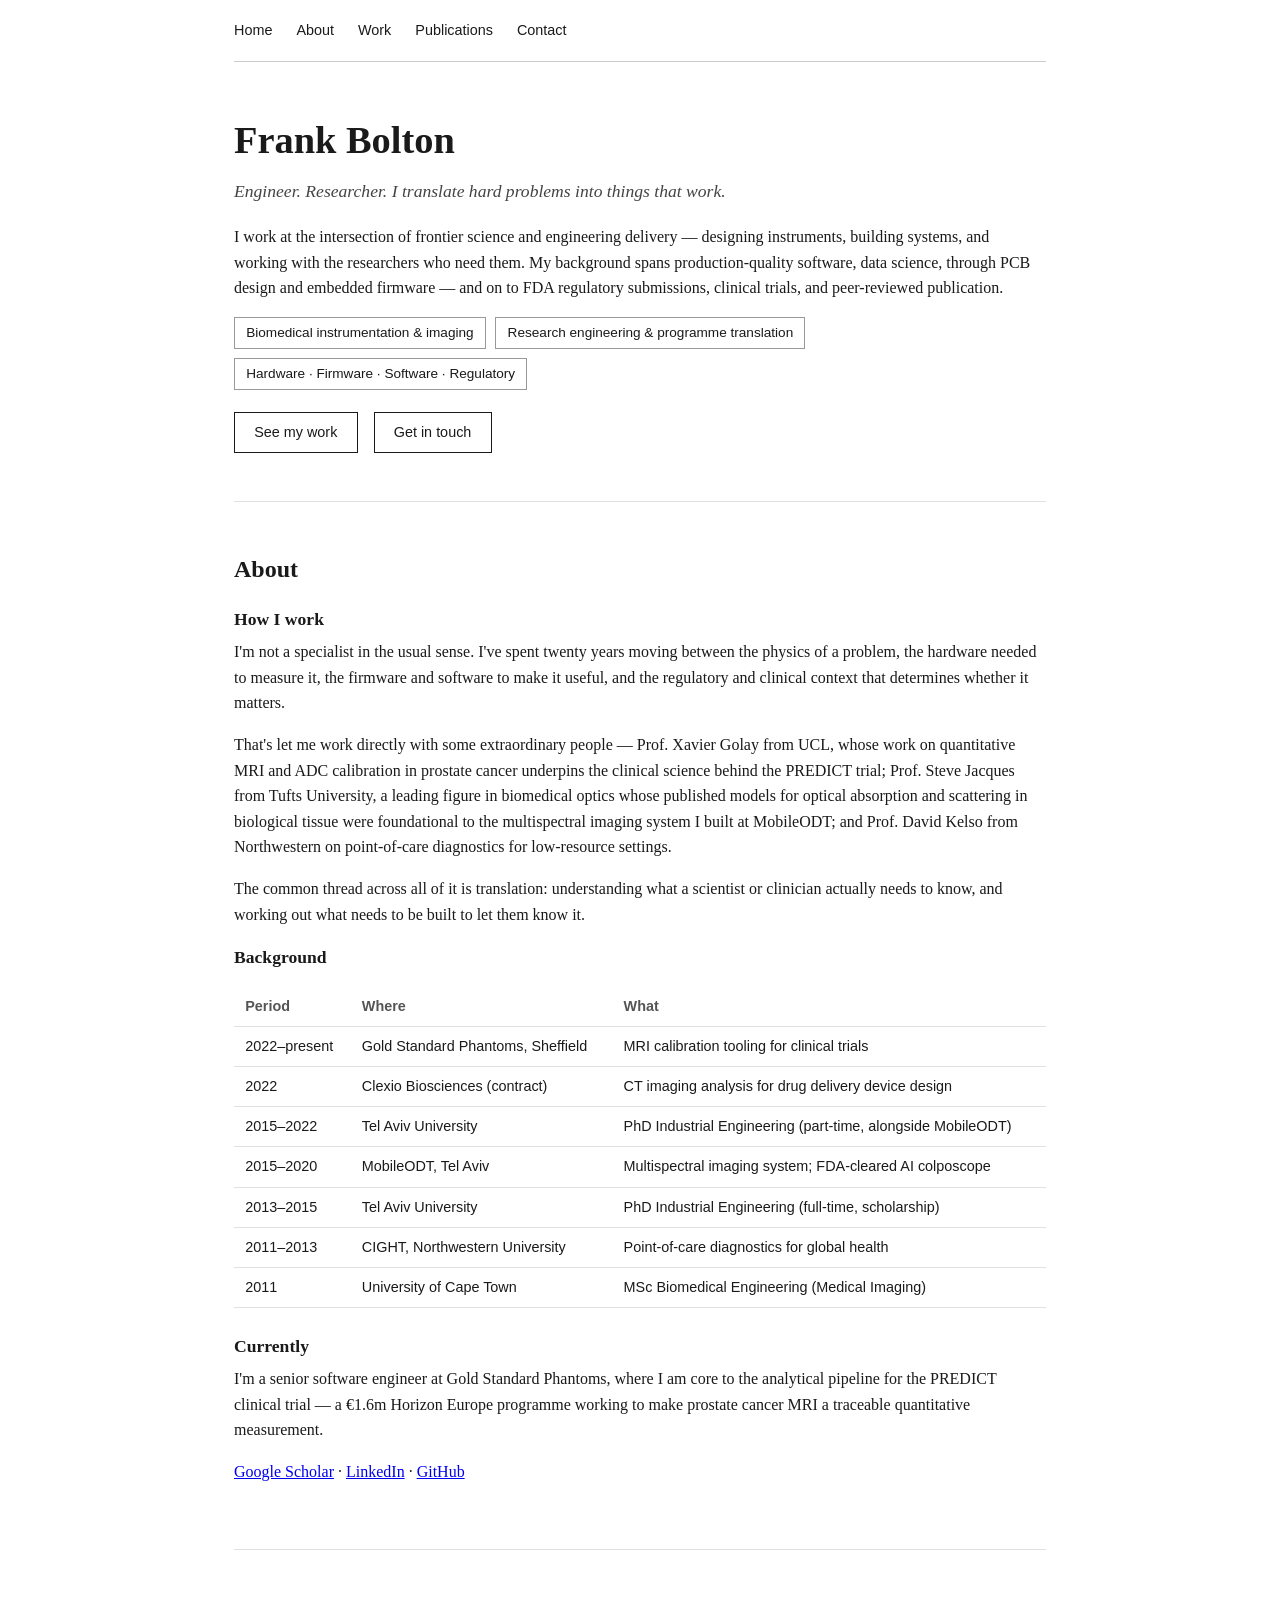
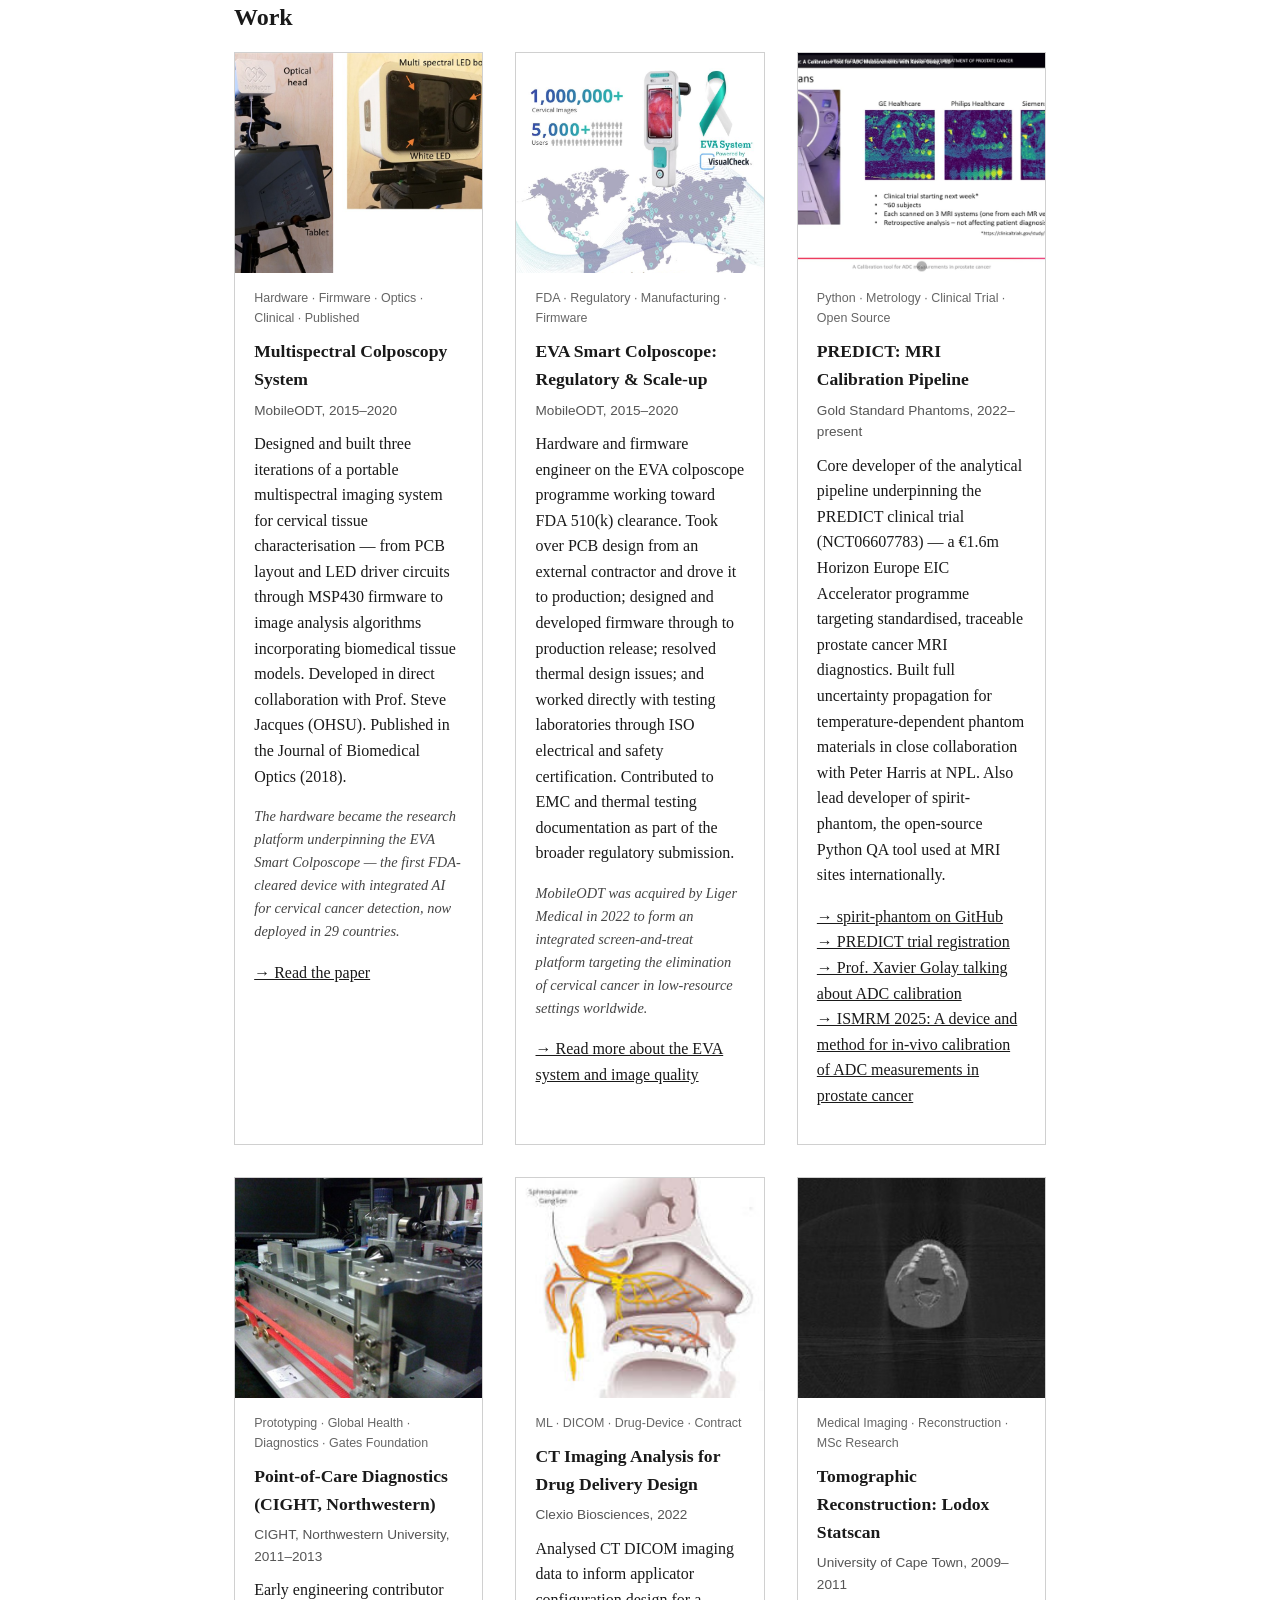
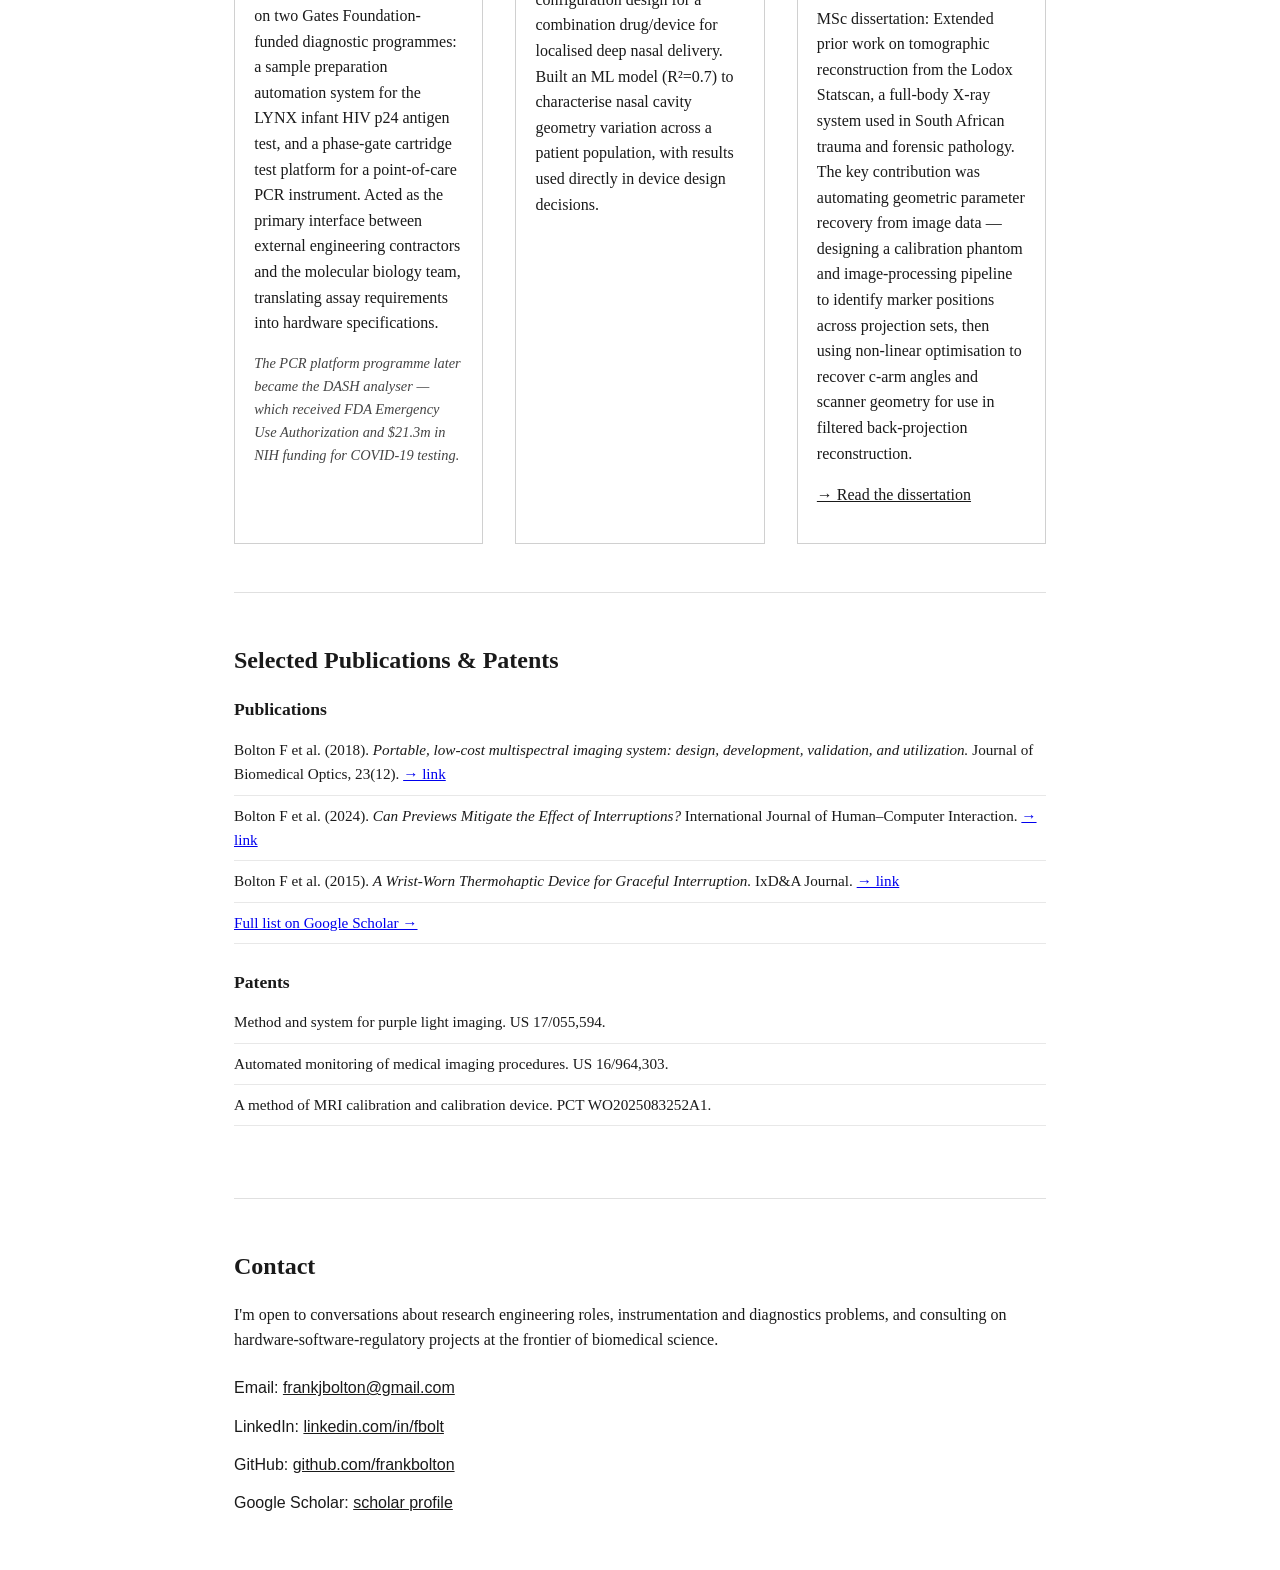
<file: index.html>
<!DOCTYPE html>
<html lang="en">
<head>
  <meta charset="UTF-8" />
  <meta name="viewport" content="width=device-width, initial-scale=1.0" />
  <title>Frank Bolton</title>
  <link rel="stylesheet" href="style.css" />
</head>
<body>

<nav>
  <a href="#hero">Home</a>
  <a href="#about">About</a>
  <a href="#work">Work</a>
  <a href="#publications">Publications</a>
  <a href="#contact">Contact</a>
</nav>

<!-- ─────────────────────────────────────────── HERO -->
<section id="hero">
  <h1>Frank Bolton</h1>
  <p class="subhead">Engineer. Researcher. I translate hard problems into things that work.</p>
  <p>
    I work at the intersection of frontier science and engineering delivery —
    designing instruments, building systems, and working with the researchers
    who need them. My background spans production-quality software, data science,
    through PCB design and embedded firmware — and on to FDA regulatory
    submissions, clinical trials, and peer-reviewed publication.
  </p>
  <ul class="anchors">
    <li>Biomedical instrumentation &amp; imaging</li>
    <li>Research engineering &amp; programme translation</li>
    <li>Hardware · Firmware · Software · Regulatory</li>
  </ul>
  <div class="cta-group">
    <a class="cta" href="#work">See my work</a>
    <a class="cta" href="#contact">Get in touch</a>
  </div>
</section>

<!-- ─────────────────────────────────────────── ABOUT -->
<section id="about">
  <h2>About</h2>

  <h3>How I work</h3>
  <p>
    I'm not a specialist in the usual sense. I've spent twenty years moving between
    the physics of a problem, the hardware needed to measure it, the firmware and
    software to make it useful, and the regulatory and clinical context that determines
    whether it matters.
  </p>
  <p>
    That's let me work directly with some extraordinary people — Prof. Xavier Golay from UCL,
    whose work on quantitative MRI and ADC calibration in prostate cancer underpins
    the clinical science behind the PREDICT trial; Prof. Steve Jacques
    from Tufts University, a leading figure in biomedical optics whose published models
    for optical absorption and scattering in biological tissue were foundational to the
    multispectral imaging system I built at MobileODT; and Prof. David Kelso from Northwestern on
    point-of-care diagnostics for low-resource settings.
  </p>
  <p>
    The common thread across all of it is translation: understanding what a scientist
    or clinician actually needs to know, and working out what needs to be built to
    let them know it.
  </p>

  <h3>Background</h3>
  <table class="timeline">
    <thead>
      <tr><th>Period</th><th>Where</th><th>What</th></tr>
    </thead>
    <tbody>
      <tr><td>2022–present</td><td>Gold Standard Phantoms, Sheffield</td><td>MRI calibration tooling for clinical trials</td></tr>
      <tr><td>2022</td><td>Clexio Biosciences (contract)</td><td>CT imaging analysis for drug delivery device design</td></tr>
      <tr><td>2015–2022</td><td>Tel Aviv University</td><td>PhD Industrial Engineering (part-time, alongside MobileODT)</td></tr>
      <tr><td>2015–2020</td><td>MobileODT, Tel Aviv</td><td>Multispectral imaging system; FDA-cleared AI colposcope</td></tr>
      <tr><td>2013–2015</td><td>Tel Aviv University</td><td>PhD Industrial Engineering (full-time, scholarship)</td></tr>
      <tr><td>2011–2013</td><td>CIGHT, Northwestern University</td><td>Point-of-care diagnostics for global health</td></tr>
      <tr><td>2011</td><td>University of Cape Town</td><td>MSc Biomedical Engineering (Medical Imaging)</td></tr>
    </tbody>
  </table>

  <h3 style="margin-top:1.5rem;">Currently</h3>
  <p>
    I'm a senior software engineer at Gold Standard Phantoms, where I am core to the
    analytical pipeline for the PREDICT clinical trial — a €1.6m Horizon Europe
    programme working to make prostate cancer MRI a traceable quantitative measurement.
  </p>

  <p>
    <a href="https://scholar.google.co.il/citations?user=Pf3V1Y4AAAAJ&hl=en">Google Scholar</a> ·
    <a href="https://www.linkedin.com/in/fbolt">LinkedIn</a> ·
    <a href="https://github.com/frankbolton">GitHub</a>
  </p>
</section>

<!-- ─────────────────────────────────────────── WORK -->
<section id="work">
  <h2>Work</h2>
  <div class="project-grid">

    <div class="card">
      <img src="assets/img/project-multispectral.jpg" alt="Multispectral colposcopy system" />
      <p class="tags">Hardware · Firmware · Optics · Clinical · Published</p>
      <h3>Multispectral Colposcopy System</h3>
      <p class="meta">MobileODT, 2015–2020</p>
      <p>
        Designed and built three iterations of a portable multispectral imaging system
        for cervical tissue characterisation — from PCB layout and LED driver circuits
        through MSP430 firmware to image analysis algorithms incorporating biomedical
        tissue models. Developed in direct collaboration with Prof. Steve Jacques (OHSU).
        Published in the Journal of Biomedical Optics (2018).
      </p>
      <p class="note">
        The hardware became the research platform underpinning the EVA Smart Colposcope —
        the first FDA-cleared device with integrated AI for cervical cancer detection,
        now deployed in 29 countries.
      </p>
      <p><a href="https://doi.org/10.1117/1.JBO.23.12.121612">→ Read the paper</a></p>
    </div>

    <div class="card">
      <img src="assets/img/project-eva-regulatory.jpg" alt="EVA Smart Colposcope" />
      <p class="tags">FDA · Regulatory · Manufacturing · Firmware</p>
      <h3>EVA Smart Colposcope: Regulatory &amp; Scale-up</h3>
      <p class="meta">MobileODT, 2015–2020</p>
      <p>
        Hardware and firmware engineer on the EVA colposcope programme working toward
        FDA 510(k) clearance. Took over PCB design from an external contractor and drove
        it to production; designed and developed firmware through to production release;
        resolved thermal design issues; and worked directly with testing laboratories
        through ISO electrical and safety certification. Contributed to EMC and thermal
        testing documentation as part of the broader regulatory submission.
      </p>
      <p class="note">MobileODT was acquired by Liger Medical in 2022 to form an integrated screen-and-treat platform targeting the elimination of cervical cancer in low-resource settings worldwide.</p>
      <p><a href="https://doi.org/10.1117/12.2512201">→ Read more about the EVA system and image quality</a></p>
    </div>

    <div class="card">
      <img src="assets/img/project-predict.jpg" alt="PREDICT MRI calibration pipeline" />
      <p class="tags">Python · Metrology · Clinical Trial · Open Source</p>
      <h3>PREDICT: MRI Calibration Pipeline</h3>
      <p class="meta">Gold Standard Phantoms, 2022–present</p>
      <p>
        Core developer of the analytical pipeline underpinning the PREDICT clinical
        trial (NCT06607783) — a €1.6m Horizon Europe EIC Accelerator programme
        targeting standardised, traceable prostate cancer MRI diagnostics. Built full
        uncertainty propagation for temperature-dependent phantom materials in close
        collaboration with Peter Harris at NPL. Also lead developer of spirit-phantom,
        the open-source Python QA tool used at MRI sites internationally.
      </p>
      <p>
        <a href="https://github.com/goldstandardphantoms/spirit-phantom">→ spirit-phantom on GitHub</a><br />
        <a href="https://clinicaltrials.gov/study/NCT06607783">→ PREDICT trial registration</a><br />
        <a href="https://www.youtube.com/watch?v=t-ClunKOMYw">→ Prof. Xavier Golay talking about ADC calibration</a><br />
        <a href="https://archive.ismrm.org/2025/0808.html">→ ISMRM 2025: A device and method for in-vivo calibration of ADC measurements in prostate cancer</a>
      </p>
    </div>

    <div class="card">
      <img src="assets/img/project-cight.jpg" alt="Point-of-care diagnostics at CIGHT" />
      <p class="tags">Prototyping · Global Health · Diagnostics · Gates Foundation</p>
      <h3>Point-of-Care Diagnostics (CIGHT, Northwestern)</h3>
      <p class="meta">CIGHT, Northwestern University, 2011–2013</p>
      <p>
        Early engineering contributor on two Gates Foundation-funded diagnostic
        programmes: a sample preparation automation system for the LYNX infant HIV
        p24 antigen test, and a phase-gate cartridge test platform for a point-of-care
        PCR instrument. Acted as the primary interface between external engineering
        contractors and the molecular biology team, translating assay requirements
        into hardware specifications.
      </p>
      <p class="note">
        The PCR platform programme later became the DASH analyser — which received
        FDA Emergency Use Authorization and $21.3m in NIH funding for COVID-19 testing.
      </p>
    </div>

    <div class="card">
      <img src="assets/img/project-clexio.jpg" alt="CT imaging analysis for Clexio" />
      <p class="tags">ML · DICOM · Drug-Device · Contract</p>
      <h3>CT Imaging Analysis for Drug Delivery Design</h3>
      <p class="meta">Clexio Biosciences, 2022</p>
      <p>
        Analysed CT DICOM imaging data to inform applicator configuration design for
        a combination drug/device for localised deep nasal delivery. Built an ML model
        (R²=0.7) to characterise nasal cavity geometry variation across a patient
        population, with results used directly in device design decisions.
      </p>
    </div>

    <div class="card">
      <img src="assets/img/project-lodox.jpg" alt="Lodox Statscan reconstruction" />
      <p class="tags">Medical Imaging · Reconstruction · MSc Research</p>
      <h3>Tomographic Reconstruction: Lodox Statscan</h3>
      <p class="meta">University of Cape Town, 2009–2011</p>
      <p>
       MSc dissertation: Extended prior work on tomographic reconstruction from the Lodox Statscan, a full-body X-ray system used in South African trauma and forensic pathology. The key contribution was automating geometric parameter recovery from image data — designing a calibration phantom and image-processing pipeline to identify marker positions across projection sets, then using non-linear optimisation to recover c-arm angles and scanner geometry for use in filtered back-projection reconstruction.
      </p>
      <p><a href="publications/MScFrank.pdf">→ Read the dissertation</a></p>
    </div>

  </div>
</section>

<!-- ─────────────────────────────────────────── PUBLICATIONS -->
<section id="publications">
  <h2>Selected Publications &amp; Patents</h2>

  <h3>Publications</h3>
  <ul class="pub-list">
    <li>
      Bolton F et al. (2018). <em>Portable, low-cost multispectral imaging system: design,
      development, validation, and utilization.</em> Journal of Biomedical Optics, 23(12).
      <a href="https://doi.org/10.1117/1.JBO.23.12.121612">→ link</a>
    </li>
    <li>
      Bolton F et al. (2024). <em>Can Previews Mitigate the Effect of Interruptions?</em>
      International Journal of Human–Computer Interaction.
      <a href="https://psycnet.apa.org/doi/10.1080/10447318.2022.2137915">→  link</a>
    </li>
    <li>
      Bolton F et al. (2015). <em>A Wrist-Worn Thermohaptic Device for Graceful Interruption.</em>
      IxD&amp;A Journal.
      <a href="https://pure.itu.dk/ws/files/81828927/A_Wrist_Worn_Thermohaptic_Device_for_Graceful_Interruption.pdf">→ link</a>
    </li>
    <li><a href="https://scholar.google.co.il/citations?user=Pf3V1Y4AAAAJ&hl=en">Full list on Google Scholar →</a></li>
  </ul>

  <h3>Patents</h3>
  <ul class="patent-list">
    <li>Method and system for purple light imaging. US 17/055,594.</li>
    <li>Automated monitoring of medical imaging procedures. US 16/964,303.</li>
    <li>A method of MRI calibration and calibration device. PCT WO2025083252A1.</li>
  </ul>
</section>

<!-- ─────────────────────────────────────────── CONTACT -->
<section id="contact">
  <h2>Contact</h2>
  <p>
    I'm open to conversations about research engineering roles, instrumentation and
    diagnostics problems, and consulting on hardware-software-regulatory projects at
    the frontier of biomedical science.
  </p>
  <ul class="contact-links">
    <li>Email: <a href="mailto:frankjbolton@gmail.com">frankjbolton@gmail.com</a></li>
    <li>LinkedIn: <a href="https://www.linkedin.com/in/fbolt">linkedin.com/in/fbolt</a></li>
    <li>GitHub: <a href="https://github.com/frankbolton">github.com/frankbolton</a></li>
    <li>Google Scholar: <a href="https://scholar.google.co.il/citations?user=Pf3V1Y4AAAAJ&hl=en">scholar profile</a></li>
  </ul>
</section>

<script>
  // smooth-scroll for nav links
  document.querySelectorAll('a[href^="#"]').forEach(function(a) {
    a.addEventListener('click', function(e) {
      var target = document.querySelector(this.getAttribute('href'));
      if (target) {
        e.preventDefault();
        target.scrollIntoView({ behavior: 'smooth' });
      }
    });
  });
</script>

</body>
</html>
</file>
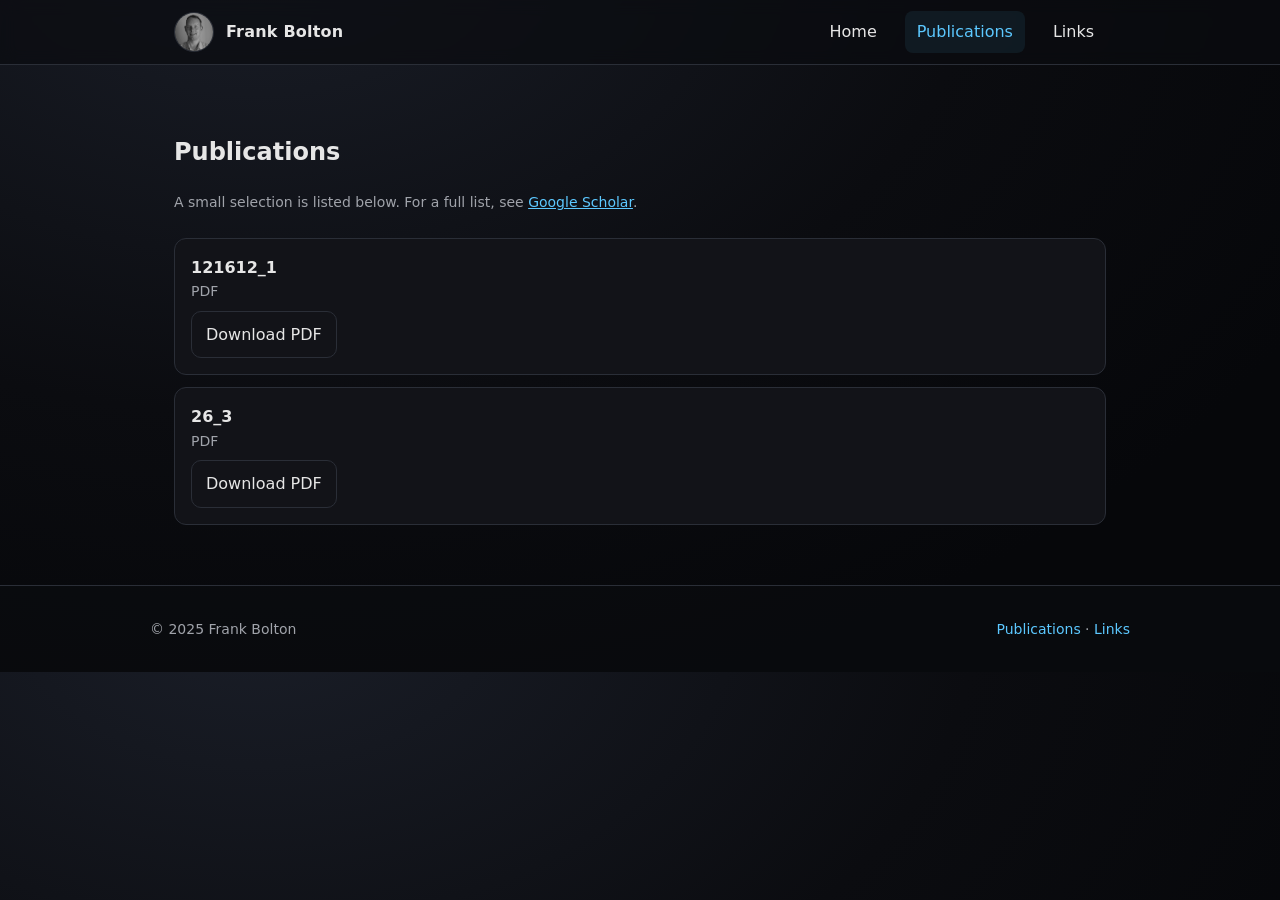
<file: publications.html>
<!DOCTYPE html>
<html lang="en-GB">
  <head>
    <meta charset="utf-8" />
    <meta name="viewport" content="width=device-width, initial-scale=1" />
    <title>Publications — Frank Bolton</title>
    <meta name="description" content="Selected publications by Dr Frank Bolton." />
    <link rel="stylesheet" href="assets/styles.css" />
  </head>
  <body>
    <header class="header" role="banner">
      <div class="container">
        <nav class="nav" aria-label="Primary">
          <a class="brand" href="index.html">
            <img class="avatar" src="frank.jpg" alt="Portrait of Frank Bolton" />
            <span>Frank Bolton</span>
          </a>
          <div class="nav-links">
            <a href="index.html">Home</a>
            <a href="publications.html" aria-current="page">Publications</a>
            <a href="links.html">Links</a>
          </div>
        </nav>
      </div>
    </header>

    <main id="content">
      <section class="section">
        <div class="container">
          <h1>Publications</h1>
          <p class="pub-item-meta">A small selection is listed below. For a full list, see
            <a class="link" href="https://scholar.google.co.il/citations?user=Pf3V1Y4AAAAJ&hl=en" target="_blank" rel="noopener">Google Scholar</a>.
          </p>
          <ul class="clean" style="margin-top: 24px;">
            <li>
              <div class="pub-item-title">121612_1</div>
              <div class="pub-item-meta">PDF</div>
              <div style="margin-top:8px">
                <a class="button" href="publications/121612_1.pdf" target="_blank" rel="noopener">Download PDF</a>
              </div>
            </li>
            <li>
              <div class="pub-item-title">26_3</div>
              <div class="pub-item-meta">PDF</div>
              <div style="margin-top:8px">
                <a class="button" href="publications/26_3.pdf" target="_blank" rel="noopener">Download PDF</a>
              </div>
            </li>
          </ul>
        </div>
      </section>
    </main>

    <footer class="footer" role="contentinfo">
      <div class="container footer-inner">
        <div>© 2025 Frank Bolton</div>
        <div>
          <a href="publications.html" aria-current="page">Publications</a>
          ·
          <a href="links.html">Links</a>
        </div>
      </div>
    </footer>
  </body>
  </html>
</file>
<file: style.css>
/* bare-bones — layout only; visual design to follow */

*, *::before, *::after {
  box-sizing: border-box;
  margin: 0;
  padding: 0;
}

body {
  font-family: Georgia, serif;
  font-size: 16px;
  line-height: 1.6;
  color: #1a1a1a;
  background: #fff;
  max-width: 860px;
  margin: 0 auto;
  padding: 0 1.5rem;
}

/* ── nav ── */
nav {
  padding: 1.2rem 0;
  border-bottom: 1px solid #ccc;
  display: flex;
  gap: 1.5rem;
}

nav a {
  text-decoration: none;
  color: inherit;
  font-family: sans-serif;
  font-size: 0.9rem;
}

nav a:hover { text-decoration: underline; }

/* ── sections ── */
section {
  padding: 3rem 0;
  border-bottom: 1px solid #e0e0e0;
}

section:last-of-type { border-bottom: none; }

h1 { font-size: 2.4rem; margin-bottom: 0.3rem; }
h2 { font-size: 1.5rem; margin-bottom: 1rem; }
h3 { font-size: 1.1rem; margin-bottom: 0.4rem; }

p { margin-bottom: 1rem; }

/* ── hero ── */

#hero .subhead {
  font-size: 1.1rem;
  font-style: italic;
  margin-bottom: 1.2rem;
  color: #444;
}

#hero .anchors {
  list-style: none;
  display: flex;
  flex-wrap: wrap;
  gap: 0.6rem;
  margin: 1rem 0 1.4rem;
}

#hero .anchors li {
  border: 1px solid #999;
  padding: 0.25rem 0.7rem;
  font-family: sans-serif;
  font-size: 0.85rem;
}

.cta-group { display: flex; gap: 1rem; flex-wrap: wrap; }

.cta {
  display: inline-block;
  padding: 0.5rem 1.2rem;
  border: 1px solid #1a1a1a;
  text-decoration: none;
  color: inherit;
  font-family: sans-serif;
  font-size: 0.9rem;
}

.cta:hover { background: #1a1a1a; color: #fff; }

/* ── timeline table ── */
.timeline {
  width: 100%;
  border-collapse: collapse;
  margin-top: 1rem;
  font-family: sans-serif;
  font-size: 0.9rem;
}

.timeline th, .timeline td {
  text-align: left;
  padding: 0.5rem 0.7rem;
  border-bottom: 1px solid #e0e0e0;
  vertical-align: top;
}

.timeline th {
  font-weight: 600;
  color: #555;
}

/* ── project cards ── */
.project-grid {
  display: grid;
  grid-template-columns: 1fr;
  gap: 2rem;
}

.card {
  border: 1px solid #d0d0d0;
  padding: 1.2rem;
  overflow: hidden;
}

.card img {
  /* bleed to card edges, anchor top so captions/players don't dominate */
  display: block;
  width: calc(100% + 2.4rem);
  height: 220px;
  object-fit: cover;
  object-position: top center;
  background: #eee;
  margin: -1.2rem -1.2rem 1rem;
}

/* .card-img-missing applied via JS onerror when image fails to load */
.card img.missing {
  height: 0;
  margin-bottom: 0;
}

.card .tags {
  font-family: sans-serif;
  font-size: 0.78rem;
  color: #666;
  margin-bottom: 0.5rem;
}

.card .meta {
  font-family: sans-serif;
  font-size: 0.85rem;
  color: #555;
  margin-bottom: 0.6rem;
}

.card .note {
  font-style: italic;
  font-size: 0.9rem;
  color: #444;
  margin-top: 0.6rem;
}

.card a { color: inherit; }

/* ── publications ── */
.pub-list, .patent-list {
  list-style: none;
  margin-bottom: 1.5rem;
}

.pub-list li, .patent-list li {
  padding: 0.5rem 0;
  border-bottom: 1px solid #e8e8e8;
  font-size: 0.95rem;
}

/* ── contact ── */
#contact .contact-links {
  list-style: none;
  font-family: sans-serif;
}

#contact .contact-links li { padding: 0.4rem 0; }

#contact .contact-links a { color: inherit; }

/* ── responsive ── */
@media (min-width: 600px) {
  .project-grid { grid-template-columns: 1fr 1fr; }
}

@media (min-width: 860px) {
  .project-grid { grid-template-columns: 1fr 1fr 1fr; }
}
</file>
<file: assets/styles.css>
/* Global CSS for modern, professional personal site */
/* Typography: system font stack with graceful fallbacks */
:root {
  /* Colour palette */
  --colour-bg: #0b0c10;
  --colour-surface: #121318;
  --colour-surface-2: #171923;
  --colour-text: #e6e6e6;
  --colour-muted: #a0a3aa;
  --colour-accent: #5cc8ff;
  --colour-accent-2: #9b7bff;
  --colour-border: #2a2e37;
  --colour-link: var(--colour-accent);

  /* Sizing and spacing */
  --max-content-width: 980px;
  --radius: 12px;
  --shadow-soft: 0 10px 30px rgba(0,0,0,0.25);
  --space-1: 4px;
  --space-2: 8px;
  --space-3: 12px;
  --space-4: 16px;
  --space-5: 24px;
  --space-6: 32px;
  --space-7: 48px;
  --space-8: 72px;

  /* Typography scale */
  --font-sans: ui-sans-serif, system-ui, -apple-system, Segoe UI, Roboto, Ubuntu, Cantarell, Noto Sans, Arial, "Apple Color Emoji", "Segoe UI Emoji";
  --font-mono: ui-monospace, SFMono-Regular, Menlo, Monaco, Consolas, "Liberation Mono", "Courier New", monospace;
  --size-xs: 12px;
  --size-sm: 14px;
  --size-md: 16px;
  --size-lg: 18px;
  --size-xl: 22px;
  --size-2xl: 28px;
  --size-3xl: 36px;
  --size-4xl: 48px;
  --line-compact: 1.25;
  --line-normal: 1.6;
}

* { box-sizing: border-box; }

html { scroll-behavior: smooth; }

body {
  margin: 0;
  font-family: var(--font-sans);
  font-size: var(--size-md);
  line-height: var(--line-normal);
  background: radial-gradient(1200px 800px at 20% -10%, #1a1e28 0%, #0b0c10 60%, #06070a 100%);
  color: var(--colour-text);
  -webkit-font-smoothing: antialiased;
  -moz-osx-font-smoothing: grayscale;
}

img { max-width: 100%; height: auto; }

.container {
  width: 100%;
  max-width: var(--max-content-width);
  margin: 0 auto;
  padding: 0 var(--space-5);
}

.header {
  position: sticky;
  top: 0;
  z-index: 50;
  background: rgba(10, 12, 16, 0.7);
  backdrop-filter: blur(8px);
  border-bottom: 1px solid var(--colour-border);
}

.nav {
  display: flex;
  align-items: center;
  justify-content: space-between;
  height: 64px;
}

.brand {
  display: flex;
  align-items: center;
  gap: var(--space-3);
  text-decoration: none;
  color: var(--colour-text);
  font-weight: 600;
  letter-spacing: 0.2px;
}

.brand img.avatar {
  width: 40px;
  height: 40px;
  border-radius: 50%;
  border: 1px solid var(--colour-border);
}

.nav-links {
  display: flex;
  gap: var(--space-4);
}

.nav-links a {
  color: var(--colour-text);
  text-decoration: none;
  padding: 8px 12px;
  border-radius: 8px;
  transition: color 120ms ease, background 120ms ease;
}

.nav-links a:hover,
.nav-links a[aria-current="page"] {
  color: var(--colour-link);
  background: rgba(92, 200, 255, 0.08);
}

.hero {
  padding: var(--space-8) 0 var(--space-7);
}

.hero-inner {
  display: grid;
  grid-template-columns: 1.2fr 0.8fr;
  gap: var(--space-6);
  align-items: center;
}

.hero h1 {
  font-size: var(--size-4xl);
  line-height: 1.1;
  margin: 0 0 var(--space-4);
}

.hero p.lead {
  font-size: var(--size-lg);
  color: var(--colour-muted);
  margin: 0 0 var(--space-5);
}

.hero-card {
  background: linear-gradient(180deg, rgba(255,255,255,0.04), rgba(255,255,255,0.02));
  border: 1px solid var(--colour-border);
  border-radius: var(--radius);
  padding: var(--space-6);
  box-shadow: var(--shadow-soft);
}

.section {
  padding: var(--space-7) 0;
}

.section h2 {
  font-size: var(--size-2xl);
  margin: 0 0 var(--space-4);
}

.card {
  background: var(--colour-surface);
  border: 1px solid var(--colour-border);
  border-radius: var(--radius);
  padding: var(--space-5);
  box-shadow: var(--shadow-soft);
}

.grid {
  display: grid;
  gap: var(--space-5);
}

.grid.cols-2 { grid-template-columns: repeat(2, minmax(0, 1fr)); }
.grid.cols-3 { grid-template-columns: repeat(3, minmax(0, 1fr)); }

.footer {
  border-top: 1px solid var(--colour-border);
  background: rgba(10, 12, 16, 0.6);
}

.footer-inner {
  display: flex;
  justify-content: space-between;
  align-items: center;
  gap: var(--space-4);
  padding: var(--space-6) 0;
  color: var(--colour-muted);
  font-size: var(--size-sm);
}

.footer a { color: var(--colour-link); text-decoration: none; }

.link {
  color: var(--colour-link);
}

ul.clean {
  list-style: none;
  padding: 0;
  margin: 0;
}

ul.clean li {
  padding: var(--space-4);
  border: 1px solid var(--colour-border);
  border-radius: var(--radius);
  margin-bottom: var(--space-3);
  background: var(--colour-surface);
}

.pub-item-title { font-weight: 600; }
.pub-item-meta { color: var(--colour-muted); font-size: var(--size-sm); }

.button {
  display: inline-block;
  padding: 10px 14px;
  border-radius: 10px;
  border: 1px solid var(--colour-border);
  color: var(--colour-text);
  text-decoration: none;
  transition: transform 120ms ease, background 120ms ease, border 120ms ease;
}

.button:hover { transform: translateY(-1px); border-color: var(--colour-link); background: rgba(92,200,255,0.06); }

/* Responsive */
@media (max-width: 900px) {
  .hero-inner { grid-template-columns: 1fr; }
  .grid.cols-2 { grid-template-columns: 1fr; }
  .grid.cols-3 { grid-template-columns: 1fr; }
}
</file>
